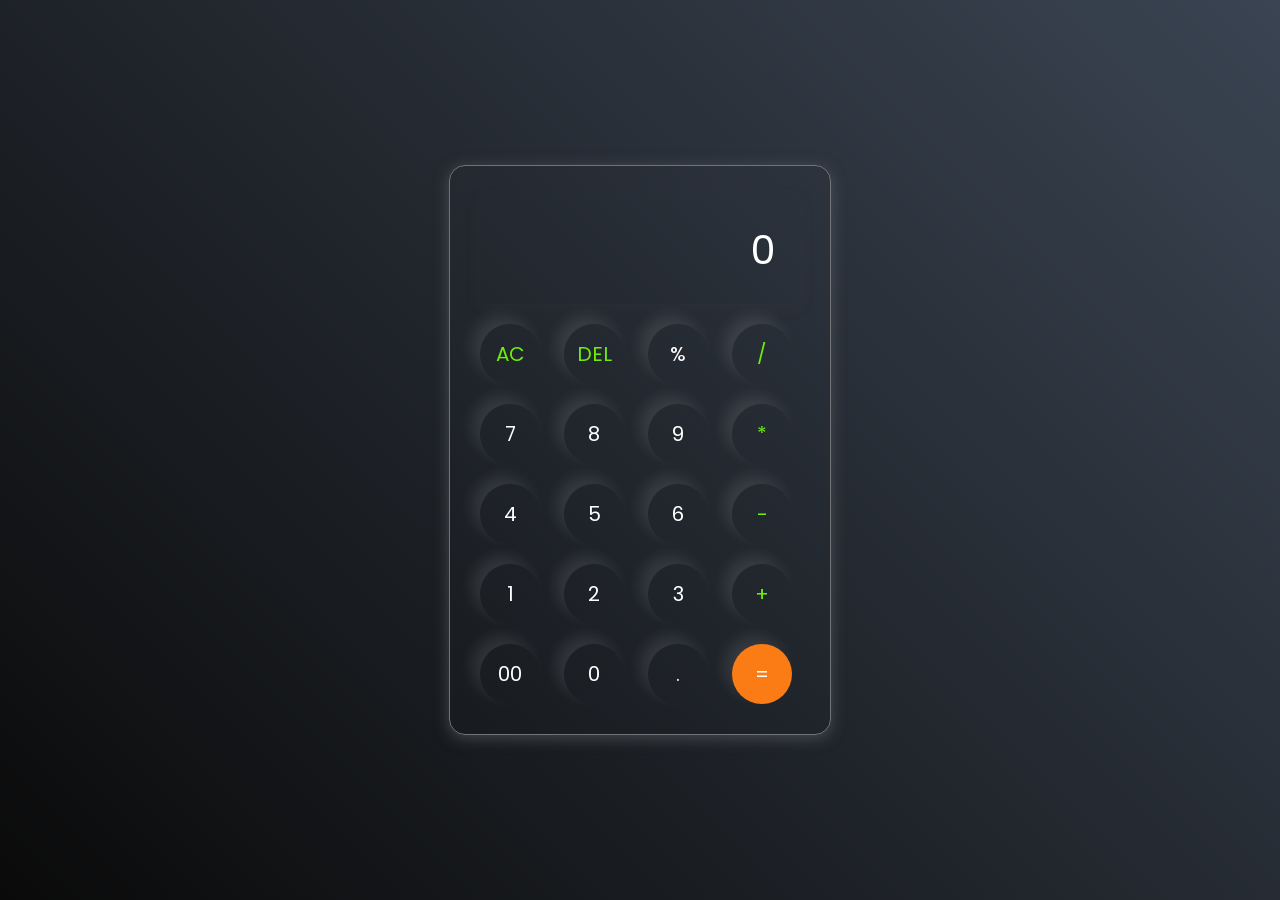
<file: Calculator/index.html>
<!DOCTYPE html>
<html lang="en">
<head>
  <meta charset="UTF-8">
  <meta name="viewport" content="width=device-width, initial-scale=1.0">
  <title>Calculator</title>
  <link rel="stylesheet" href="style.css">
</head>
<body>
  <div class="calculator">
    <input type="text" placeholder="0" id="inputBox">
    <div>
      <button class="operatorBtn">AC</button>
      <button class="operatorBtn">DEL</button>
      <button>%</button>
      <button class="operatorBtn">/</button>
    </div>
    <div>
      <button>7</button>
      <button>8</button>
      <button>9</button>
      <button class="operatorBtn">*</button>
    </div>
    <div>
      <button>4</button>
      <button>5</button>
      <button>6</button>
      <button class="operatorBtn">-</button>
    </div>
    <div>
      <button>1</button>
      <button>2</button>
      <button>3</button>
      <button class="operatorBtn">+</button>
    </div>
    <div>
      <button>00</button>
      <button>0</button>
      <button>.</button>
      <button id="equalbtn">=</button>
    </div>
  </div>
  <script src="script.js"></script>
</body>
</html>
</file>
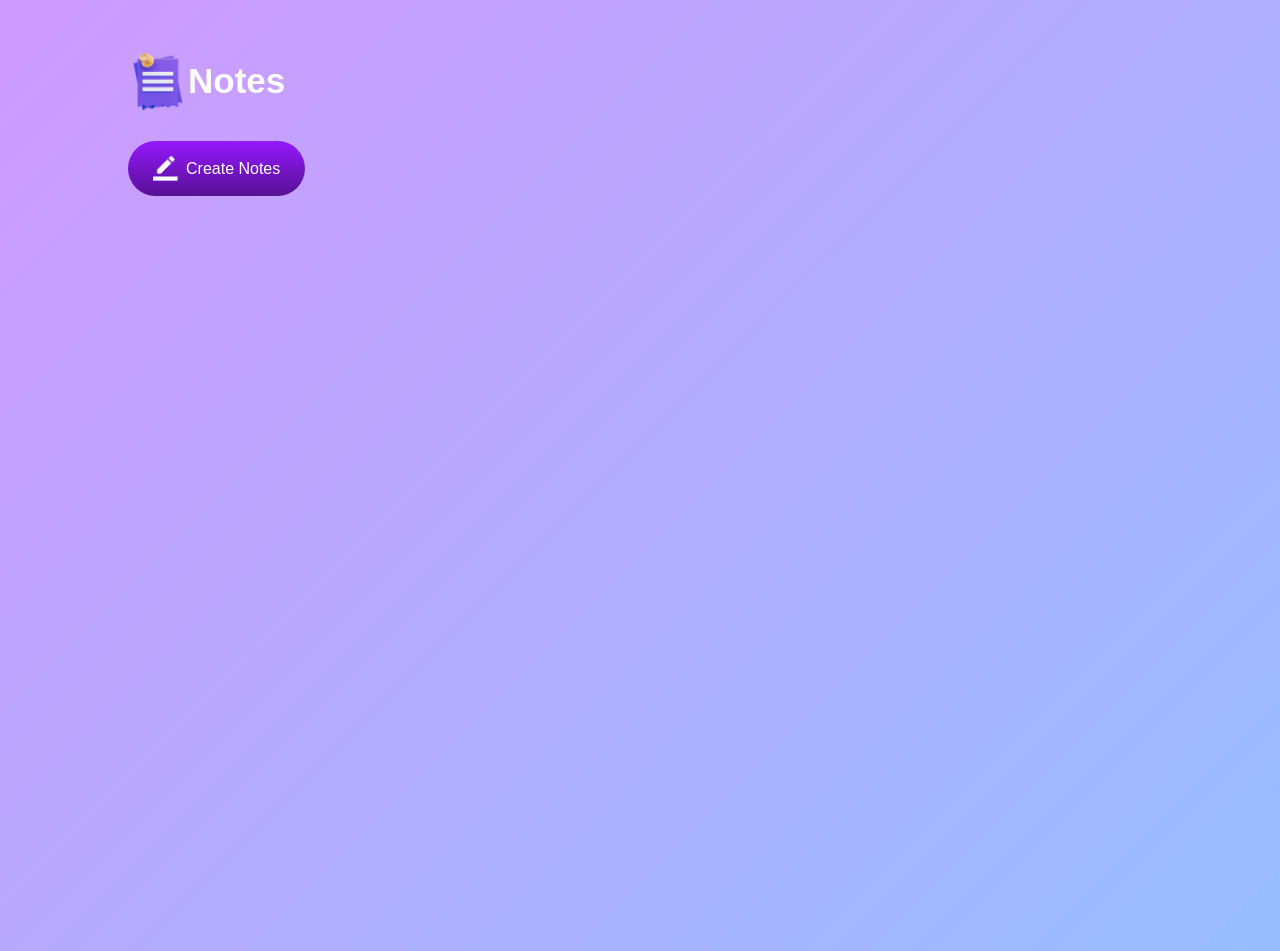
<file: Notes App/index.html>
<!DOCTYPE html>
<html lang="en">
<head>
  <meta charset="UTF-8">
  <meta name="viewport" content="width=device-width, initial-scale=1.0">
  <title>Notes APP</title>
  <link rel="stylesheet" href="style.css">
</head>
<body>
  <div class="container">
    <h1><img src="images/notes.png" alt="">Notes</h1>
    <button class="btn"><img id="delete" src="images/edit.png" alt="">Create Notes</button>
    <div class="notes-container">
      <!-- <p contenteditable="true", class="input-box">
        <img src="images/delete.png" alt="">
      </p> -->
    </div>
  </div>
  <script src="script.js"></script>
</body>
</html>
</file>
<file: Calculator/style.css>
@import url('https://fonts.googleapis.com/css2?family=Exo:ital,wght@0,100..900;1,100..900&family=Poppins:ital,wght@0,100;0,200;0,300;0,400;0,500;0,600;0,700;0,800;0,900;1,100;1,200;1,300;1,400;1,500;1,600;1,700;1,800;1,900&display=swap');


*{
  margin: 0;
  padding: 0;
  box-sizing: border-box;
  font-family: 'Poppins', sans-serif;
}

body{
  width: 100%;
  height: 100vh;
  display: flex;
  align-items: center;
  justify-content: center;
  background: linear-gradient(45deg, #0a0a0a, #3a4452);
}

.calculator{
  border: 1px solid #717377;
  padding: 20px;
  border-radius: 16px;
  background: transparent;
  box-shadow: 0px 3px 15px rgba(113, 115, 119, 0.5);

}

input{
  width: 320px;
  border: none;
  padding: 24px;
  margin: 10px;
  background: transparent;
  box-shadow: 0px 3px 15px rgba(84, 84, 84, 0.1);
  font-size: 40px;
  text-align: right;
  cursor: pointer;
  color: #fff;
}

input::placeholder{
  color: #ffff;
}

button{
  border: none;
  border-radius: 50%;
  width: 60px;
  height: 60px;
  margin: 10px;
  background: transparent;
  color: #fff;
  font-size: 20px;
  box-shadow: -8px -8px 15px rgba(255, 255, 255, 0.1);
  cursor: pointer;

}

#equalbtn{
  background-color: #fb7c14;
}

.operatorBtn{
  color: #6dee0a;
}
</file>
<file: Notes App/style.css>
*{
  margin: 0;
  padding: 0;
  font-family: 'Poppins', sans-serif;

}

.container{
  width: 100%;
  min-height: 100vh;
  background: linear-gradient(135deg, #cf9aff, #95c0ff);
  color: #fff;
  padding-top: 4%;
  padding-left: 10%;
}
.container h1{
  display: flex;
  align-items: center;
  font-size: 35px;
  font-weight: 600;
}
.container h1 img{
  width: 60px;
}
.container button img{
  width: 25px;
  margin-right: 8px;
}
.container button{
  display: flex;
  align-items: center;
  background: linear-gradient(#9418fd, #571094);
  color: #fff;
  font-size: 16px;
  outline: 0;
  border: 0;
  border-radius: 40px;
  padding: 15px 25px;
  margin: 30px 0 20px;
  cursor: pointer;
}
.input-box{
  position: relative;
  width: 100px;
  max-width: 500px;
  min-height: 150px;
  background: #fff;
  color: #333;
  padding: 20px;
  margin: 20px 0;
  outline: none;
  border-radius: 5px;
}
.input-box img{
  width: 25px;
  position: absolute;
  bottom: 15px;
  right: 15px;
  cursor: pointer;
}
</file>
